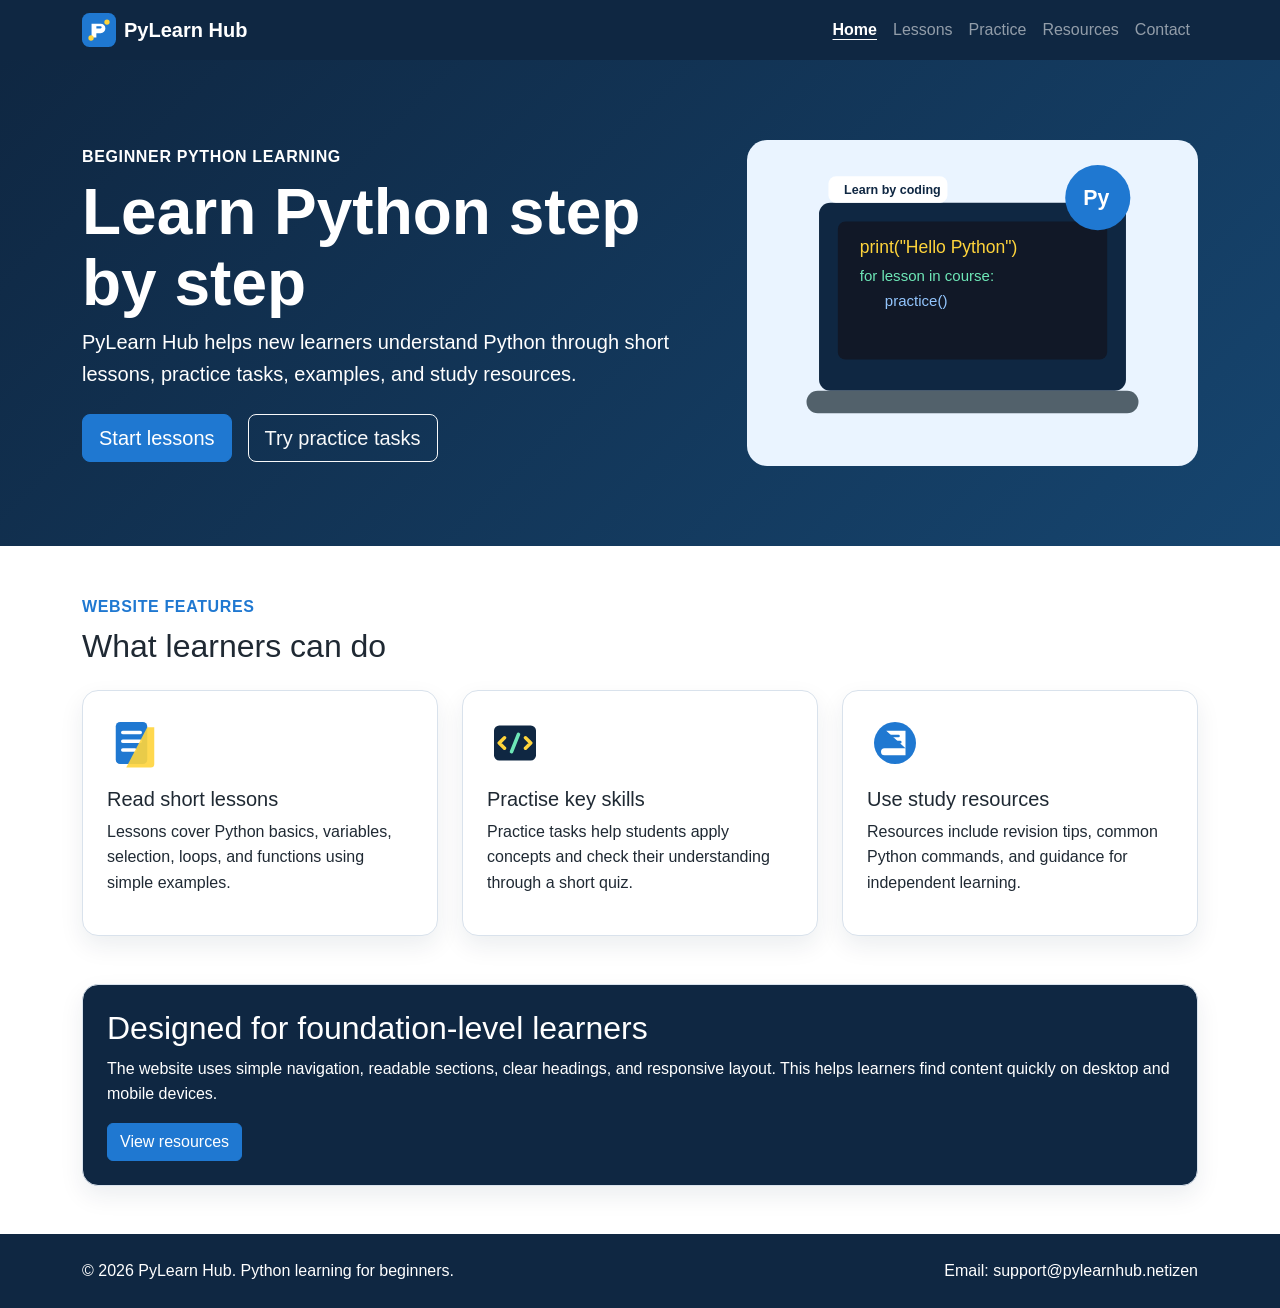
<file: index.html>
<!DOCTYPE html>
<html lang="en">
<head>
    <meta charset="UTF-8">
    <meta name="viewport" content="width=device-width, initial-scale=1.0">
    <meta name="description" content="PyLearn Hub is a static Python learning website for beginner programming learners.">
    <title>Home | PyLearn Hub</title>
    <link href="https://cdn.jsdelivr.net/npm/bootstrap@5.3.3/dist/css/bootstrap.min.css" rel="stylesheet">
    <link rel="stylesheet" href="css/style.css">
</head>
<body>
    <a class="skip-link" href="#main-content">Skip to main content</a>
    <header>
        <nav class="navbar navbar-expand-lg navbar-dark bg-navy" aria-label="Main navigation">
            <div class="container">
                <a class="navbar-brand d-flex align-items-center gap-2" href="index.html">
                    <img src="images/logo.svg" alt="" width="34" height="34">
                    <span>PyLearn Hub</span>
                </a>
                <button class="navbar-toggler" type="button" data-bs-toggle="collapse" data-bs-target="#mainNavbar" aria-controls="mainNavbar" aria-expanded="false" aria-label="Toggle navigation">
                    <span class="navbar-toggler-icon"></span>
                </button>
                <div class="collapse navbar-collapse" id="mainNavbar">
                    <ul class="navbar-nav ms-auto mb-2 mb-lg-0">
                        <li class="nav-item"><a class="nav-link active" aria-current="page" href="index.html">Home</a></li>
<li class="nav-item"><a class="nav-link "  href="lessons.html">Lessons</a></li>
<li class="nav-item"><a class="nav-link "  href="practice.html">Practice</a></li>
<li class="nav-item"><a class="nav-link "  href="resources.html">Resources</a></li>
<li class="nav-item"><a class="nav-link "  href="contact.html">Contact</a></li>
                    </ul>
                </div>
            </div>
        </nav>
    </header>

    <main id="main-content">
        <section class="hero">
            <div class="container">
                <div class="row align-items-center g-4">
                    <div class="col-lg-7">
                        <p class="eyebrow">Beginner Python learning</p>
                        <h1>Learn Python step by step</h1>
                        <p class="lead">PyLearn Hub helps new learners understand Python through short lessons, practice tasks, examples, and study resources.</p>
                        <div class="d-flex flex-column flex-sm-row gap-3 mt-4">
                            <a class="btn btn-primary btn-lg" href="lessons.html">Start lessons</a>
                            <a class="btn btn-outline-light btn-lg" href="practice.html">Try practice tasks</a>
                        </div>
                    </div>
                    <div class="col-lg-5 text-center">
                        <img class="img-fluid hero-image" src="images/python-learning.svg" alt="Illustration of a laptop showing Python code and learning notes">
                    </div>
                </div>
            </div>
        </section>

        <section class="container my-5">
            <div class="section-heading">
                <p class="eyebrow text-blue">Website features</p>
                <h2>What learners can do</h2>
            </div>
            <div class="row g-4">
                <div class="col-md-4">
                    <article class="feature-card h-100">
                        <img src="images/lessons.svg" alt="" width="56" height="56">
                        <h3>Read short lessons</h3>
                        <p>Lessons cover Python basics, variables, selection, loops, and functions using simple examples.</p>
                    </article>
                </div>
                <div class="col-md-4">
                    <article class="feature-card h-100">
                        <img src="images/practice.svg" alt="" width="56" height="56">
                        <h3>Practise key skills</h3>
                        <p>Practice tasks help students apply concepts and check their understanding through a short quiz.</p>
                    </article>
                </div>
                <div class="col-md-4">
                    <article class="feature-card h-100">
                        <img src="images/resources.svg" alt="" width="56" height="56">
                        <h3>Use study resources</h3>
                        <p>Resources include revision tips, common Python commands, and guidance for independent learning.</p>
                    </article>
                </div>
            </div>
        </section>

        <section class="container my-5">
            <div class="callout">
                <h2>Designed for foundation-level learners</h2>
                <p>The website uses simple navigation, readable sections, clear headings, and responsive layout. This helps learners find content quickly on desktop and mobile devices.</p>
                <a class="btn btn-primary" href="resources.html">View resources</a>
            </div>
        </section>
    </main>

    <footer class="footer bg-navy text-white py-4 mt-5">
        <div class="container d-md-flex justify-content-between align-items-center gap-3">
            <p class="mb-2 mb-md-0">&copy; 2026 PyLearn Hub. Python learning for beginners.</p>
            <p class="mb-0">Email: support@pylearnhub.netizen</p>
        </div>
    </footer>

    <script src="https://cdn.jsdelivr.net/npm/bootstrap@5.3.3/dist/js/bootstrap.bundle.min.js"></script>
    <script src="js/script.js"></script>
</body>
</html>
</file>
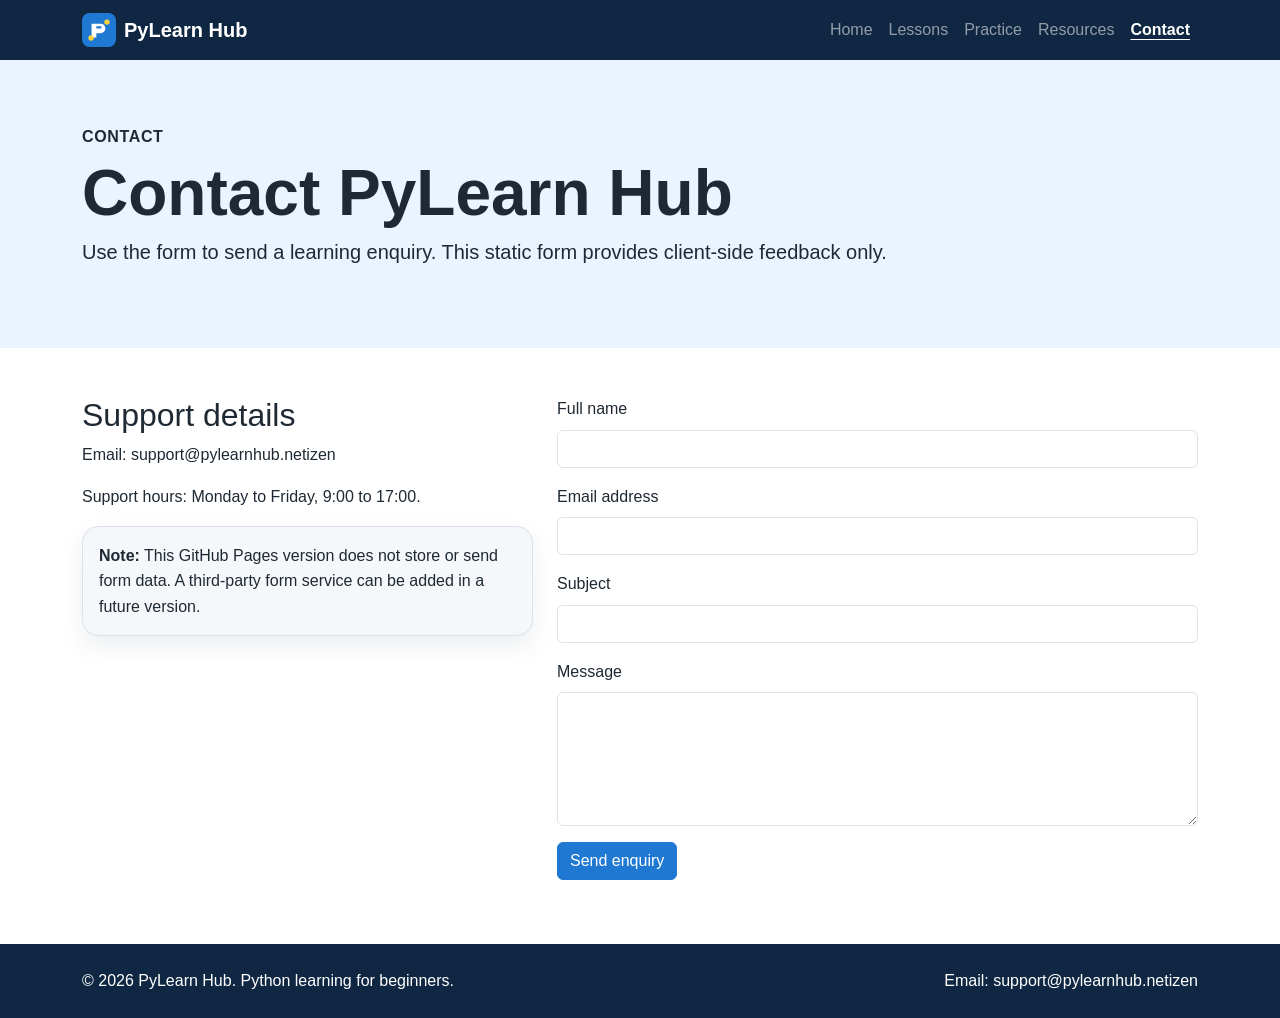
<file: contact.html>
<!DOCTYPE html>
<html lang="en">
<head>
    <meta charset="UTF-8">
    <meta name="viewport" content="width=device-width, initial-scale=1.0">
    <meta name="description" content="PyLearn Hub is a static Python learning website for beginner programming learners.">
    <title>Contact | PyLearn Hub</title>
    <link href="https://cdn.jsdelivr.net/npm/bootstrap@5.3.3/dist/css/bootstrap.min.css" rel="stylesheet">
    <link rel="stylesheet" href="css/style.css">
</head>
<body>
    <a class="skip-link" href="#main-content">Skip to main content</a>
    <header>
        <nav class="navbar navbar-expand-lg navbar-dark bg-navy" aria-label="Main navigation">
            <div class="container">
                <a class="navbar-brand d-flex align-items-center gap-2" href="index.html">
                    <img src="images/logo.svg" alt="" width="34" height="34">
                    <span>PyLearn Hub</span>
                </a>
                <button class="navbar-toggler" type="button" data-bs-toggle="collapse" data-bs-target="#mainNavbar" aria-controls="mainNavbar" aria-expanded="false" aria-label="Toggle navigation">
                    <span class="navbar-toggler-icon"></span>
                </button>
                <div class="collapse navbar-collapse" id="mainNavbar">
                    <ul class="navbar-nav ms-auto mb-2 mb-lg-0">
                        <li class="nav-item"><a class="nav-link "  href="index.html">Home</a></li>
<li class="nav-item"><a class="nav-link "  href="lessons.html">Lessons</a></li>
<li class="nav-item"><a class="nav-link "  href="practice.html">Practice</a></li>
<li class="nav-item"><a class="nav-link "  href="resources.html">Resources</a></li>
<li class="nav-item"><a class="nav-link active" aria-current="page" href="contact.html">Contact</a></li>
                    </ul>
                </div>
            </div>
        </nav>
    </header>

    <main id="main-content">
        <section class="page-header">
            <div class="container">
                <p class="eyebrow">Contact</p>
                <h1>Contact PyLearn Hub</h1>
                <p class="lead">Use the form to send a learning enquiry. This static form provides client-side feedback only.</p>
            </div>
        </section>

        <section class="container my-5">
            <div class="row g-4">
                <div class="col-lg-5">
                    <h2>Support details</h2>
                    <p>Email: support@pylearnhub.netizen</p>
                    <p>Support hours: Monday to Friday, 9:00 to 17:00.</p>
                    <div class="notice">
                        <strong>Note:</strong> This GitHub Pages version does not store or send form data. A third-party form service can be added in a future version.
                    </div>
                </div>
                <div class="col-lg-7">
                    <form id="contactForm" class="needs-validation" novalidate>
                        <div class="mb-3">
                            <label for="name" class="form-label">Full name</label>
                            <input type="text" id="name" name="name" class="form-control" required>
                            <div class="invalid-feedback">Please enter your full name.</div>
                        </div>
                        <div class="mb-3">
                            <label for="email" class="form-label">Email address</label>
                            <input type="email" id="email" name="email" class="form-control" required>
                            <div class="invalid-feedback">Please enter a valid email address.</div>
                        </div>
                        <div class="mb-3">
                            <label for="subject" class="form-label">Subject</label>
                            <input type="text" id="subject" name="subject" class="form-control" required>
                            <div class="invalid-feedback">Please enter a subject.</div>
                        </div>
                        <div class="mb-3">
                            <label for="message" class="form-label">Message</label>
                            <textarea id="message" name="message" class="form-control" rows="5" required></textarea>
                            <div class="invalid-feedback">Please enter your message.</div>
                        </div>
                        <button class="btn btn-primary" type="submit">Send enquiry</button>
                    </form>
                    <p id="formMessage" class="feedback mt-3" role="status"></p>
                </div>
            </div>
        </section>
    </main>

    <footer class="footer bg-navy text-white py-4 mt-5">
        <div class="container d-md-flex justify-content-between align-items-center gap-3">
            <p class="mb-2 mb-md-0">&copy; 2026 PyLearn Hub. Python learning for beginners.</p>
            <p class="mb-0">Email: support@pylearnhub.netizen</p>
        </div>
    </footer>

    <script src="https://cdn.jsdelivr.net/npm/bootstrap@5.3.3/dist/js/bootstrap.bundle.min.js"></script>
    <script src="js/script.js"></script>
</body>
</html>
</file>
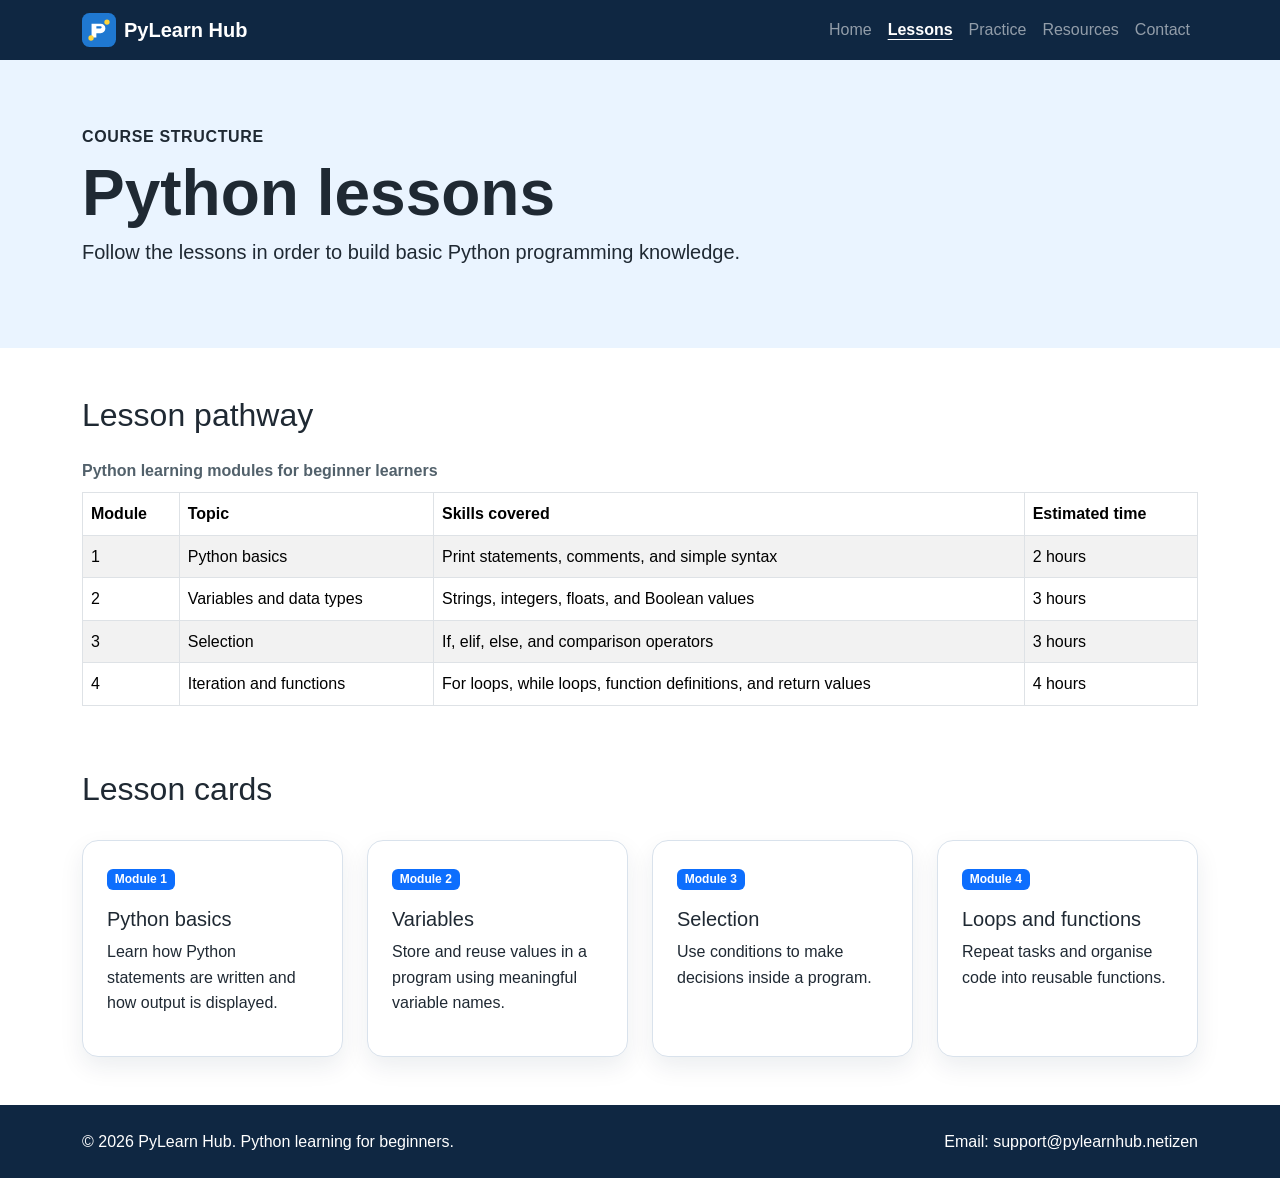
<file: lessons.html>
<!DOCTYPE html>
<html lang="en">
<head>
    <meta charset="UTF-8">
    <meta name="viewport" content="width=device-width, initial-scale=1.0">
    <meta name="description" content="PyLearn Hub is a static Python learning website for beginner programming learners.">
    <title>Lessons | PyLearn Hub</title>
    <link href="https://cdn.jsdelivr.net/npm/bootstrap@5.3.3/dist/css/bootstrap.min.css" rel="stylesheet">
    <link rel="stylesheet" href="css/style.css">
</head>
<body>
    <a class="skip-link" href="#main-content">Skip to main content</a>
    <header>
        <nav class="navbar navbar-expand-lg navbar-dark bg-navy" aria-label="Main navigation">
            <div class="container">
                <a class="navbar-brand d-flex align-items-center gap-2" href="index.html">
                    <img src="images/logo.svg" alt="" width="34" height="34">
                    <span>PyLearn Hub</span>
                </a>
                <button class="navbar-toggler" type="button" data-bs-toggle="collapse" data-bs-target="#mainNavbar" aria-controls="mainNavbar" aria-expanded="false" aria-label="Toggle navigation">
                    <span class="navbar-toggler-icon"></span>
                </button>
                <div class="collapse navbar-collapse" id="mainNavbar">
                    <ul class="navbar-nav ms-auto mb-2 mb-lg-0">
                        <li class="nav-item"><a class="nav-link "  href="index.html">Home</a></li>
<li class="nav-item"><a class="nav-link active" aria-current="page" href="lessons.html">Lessons</a></li>
<li class="nav-item"><a class="nav-link "  href="practice.html">Practice</a></li>
<li class="nav-item"><a class="nav-link "  href="resources.html">Resources</a></li>
<li class="nav-item"><a class="nav-link "  href="contact.html">Contact</a></li>
                    </ul>
                </div>
            </div>
        </nav>
    </header>

    <main id="main-content">
        <section class="page-header">
            <div class="container">
                <p class="eyebrow">Course structure</p>
                <h1>Python lessons</h1>
                <p class="lead">Follow the lessons in order to build basic Python programming knowledge.</p>
            </div>
        </section>

        <section class="container my-5">
            <h2>Lesson pathway</h2>
            <div class="table-responsive mt-3">
                <table class="table table-bordered table-striped align-middle">
                    <caption>Python learning modules for beginner learners</caption>
                    <thead>
                        <tr>
                            <th scope="col">Module</th>
                            <th scope="col">Topic</th>
                            <th scope="col">Skills covered</th>
                            <th scope="col">Estimated time</th>
                        </tr>
                    </thead>
                    <tbody>
                        <tr>
                            <td>1</td>
                            <td>Python basics</td>
                            <td>Print statements, comments, and simple syntax</td>
                            <td>2 hours</td>
                        </tr>
                        <tr>
                            <td>2</td>
                            <td>Variables and data types</td>
                            <td>Strings, integers, floats, and Boolean values</td>
                            <td>3 hours</td>
                        </tr>
                        <tr>
                            <td>3</td>
                            <td>Selection</td>
                            <td>If, elif, else, and comparison operators</td>
                            <td>3 hours</td>
                        </tr>
                        <tr>
                            <td>4</td>
                            <td>Iteration and functions</td>
                            <td>For loops, while loops, function definitions, and return values</td>
                            <td>4 hours</td>
                        </tr>
                    </tbody>
                </table>
            </div>
        </section>

        <section class="container my-5">
            <h2>Lesson cards</h2>
            <div class="row g-4 mt-1">
                <div class="col-md-6 col-lg-3">
                    <article class="lesson-card h-100">
                        <span class="badge text-bg-primary">Module 1</span>
                        <h3>Python basics</h3>
                        <p>Learn how Python statements are written and how output is displayed.</p>
                    </article>
                </div>
                <div class="col-md-6 col-lg-3">
                    <article class="lesson-card h-100">
                        <span class="badge text-bg-primary">Module 2</span>
                        <h3>Variables</h3>
                        <p>Store and reuse values in a program using meaningful variable names.</p>
                    </article>
                </div>
                <div class="col-md-6 col-lg-3">
                    <article class="lesson-card h-100">
                        <span class="badge text-bg-primary">Module 3</span>
                        <h3>Selection</h3>
                        <p>Use conditions to make decisions inside a program.</p>
                    </article>
                </div>
                <div class="col-md-6 col-lg-3">
                    <article class="lesson-card h-100">
                        <span class="badge text-bg-primary">Module 4</span>
                        <h3>Loops and functions</h3>
                        <p>Repeat tasks and organise code into reusable functions.</p>
                    </article>
                </div>
            </div>
        </section>
    </main>

    <footer class="footer bg-navy text-white py-4 mt-5">
        <div class="container d-md-flex justify-content-between align-items-center gap-3">
            <p class="mb-2 mb-md-0">&copy; 2026 PyLearn Hub. Python learning for beginners.</p>
            <p class="mb-0">Email: support@pylearnhub.netizen</p>
        </div>
    </footer>

    <script src="https://cdn.jsdelivr.net/npm/bootstrap@5.3.3/dist/js/bootstrap.bundle.min.js"></script>
    <script src="js/script.js"></script>
</body>
</html>
</file>
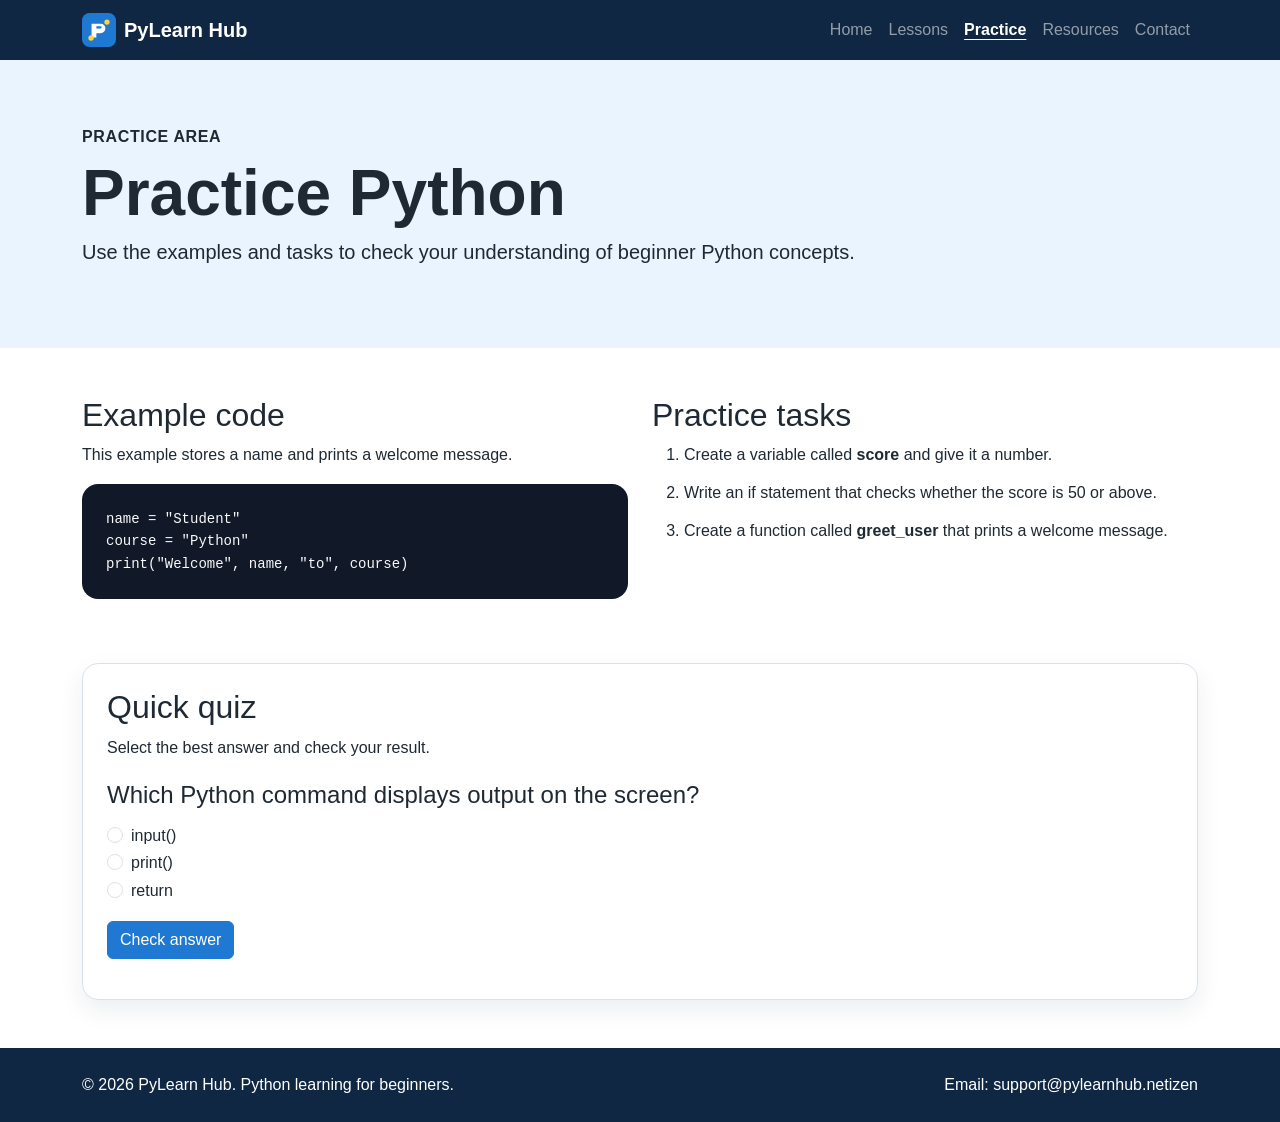
<file: practice.html>
<!DOCTYPE html>
<html lang="en">
<head>
    <meta charset="UTF-8">
    <meta name="viewport" content="width=device-width, initial-scale=1.0">
    <meta name="description" content="PyLearn Hub is a static Python learning website for beginner programming learners.">
    <title>Practice | PyLearn Hub</title>
    <link href="https://cdn.jsdelivr.net/npm/bootstrap@5.3.3/dist/css/bootstrap.min.css" rel="stylesheet">
    <link rel="stylesheet" href="css/style.css">
</head>
<body>
    <a class="skip-link" href="#main-content">Skip to main content</a>
    <header>
        <nav class="navbar navbar-expand-lg navbar-dark bg-navy" aria-label="Main navigation">
            <div class="container">
                <a class="navbar-brand d-flex align-items-center gap-2" href="index.html">
                    <img src="images/logo.svg" alt="" width="34" height="34">
                    <span>PyLearn Hub</span>
                </a>
                <button class="navbar-toggler" type="button" data-bs-toggle="collapse" data-bs-target="#mainNavbar" aria-controls="mainNavbar" aria-expanded="false" aria-label="Toggle navigation">
                    <span class="navbar-toggler-icon"></span>
                </button>
                <div class="collapse navbar-collapse" id="mainNavbar">
                    <ul class="navbar-nav ms-auto mb-2 mb-lg-0">
                        <li class="nav-item"><a class="nav-link "  href="index.html">Home</a></li>
<li class="nav-item"><a class="nav-link "  href="lessons.html">Lessons</a></li>
<li class="nav-item"><a class="nav-link active" aria-current="page" href="practice.html">Practice</a></li>
<li class="nav-item"><a class="nav-link "  href="resources.html">Resources</a></li>
<li class="nav-item"><a class="nav-link "  href="contact.html">Contact</a></li>
                    </ul>
                </div>
            </div>
        </nav>
    </header>

    <main id="main-content">
        <section class="page-header">
            <div class="container">
                <p class="eyebrow">Practice area</p>
                <h1>Practice Python</h1>
                <p class="lead">Use the examples and tasks to check your understanding of beginner Python concepts.</p>
            </div>
        </section>

        <section class="container my-5">
            <div class="row g-4">
                <div class="col-lg-6">
                    <h2>Example code</h2>
                    <p>This example stores a name and prints a welcome message.</p>
                    <pre class="code-box"><code>name = "Student"
course = "Python"
print("Welcome", name, "to", course)</code></pre>
                </div>
                <div class="col-lg-6">
                    <h2>Practice tasks</h2>
                    <ol class="task-list">
                        <li>Create a variable called <strong>score</strong> and give it a number.</li>
                        <li>Write an if statement that checks whether the score is 50 or above.</li>
                        <li>Create a function called <strong>greet_user</strong> that prints a welcome message.</li>
                    </ol>
                </div>
            </div>
        </section>

        <section class="container my-5">
            <div class="quiz-card">
                <h2>Quick quiz</h2>
                <p>Select the best answer and check your result.</p>
                <form id="quizForm">
                    <fieldset>
                        <legend>Which Python command displays output on the screen?</legend>
                        <div class="form-check">
                            <input class="form-check-input" type="radio" name="q1" id="q1a" value="input">
                            <label class="form-check-label" for="q1a">input()</label>
                        </div>
                        <div class="form-check">
                            <input class="form-check-input" type="radio" name="q1" id="q1b" value="print">
                            <label class="form-check-label" for="q1b">print()</label>
                        </div>
                        <div class="form-check">
                            <input class="form-check-input" type="radio" name="q1" id="q1c" value="return">
                            <label class="form-check-label" for="q1c">return</label>
                        </div>
                    </fieldset>
                    <button class="btn btn-primary mt-3" type="submit">Check answer</button>
                </form>
                <p id="quizResult" class="feedback mt-3" role="status"></p>
            </div>
        </section>
    </main>

    <footer class="footer bg-navy text-white py-4 mt-5">
        <div class="container d-md-flex justify-content-between align-items-center gap-3">
            <p class="mb-2 mb-md-0">&copy; 2026 PyLearn Hub. Python learning for beginners.</p>
            <p class="mb-0">Email: support@pylearnhub.netizen</p>
        </div>
    </footer>

    <script src="https://cdn.jsdelivr.net/npm/bootstrap@5.3.3/dist/js/bootstrap.bundle.min.js"></script>
    <script src="js/script.js"></script>
</body>
</html>
</file>
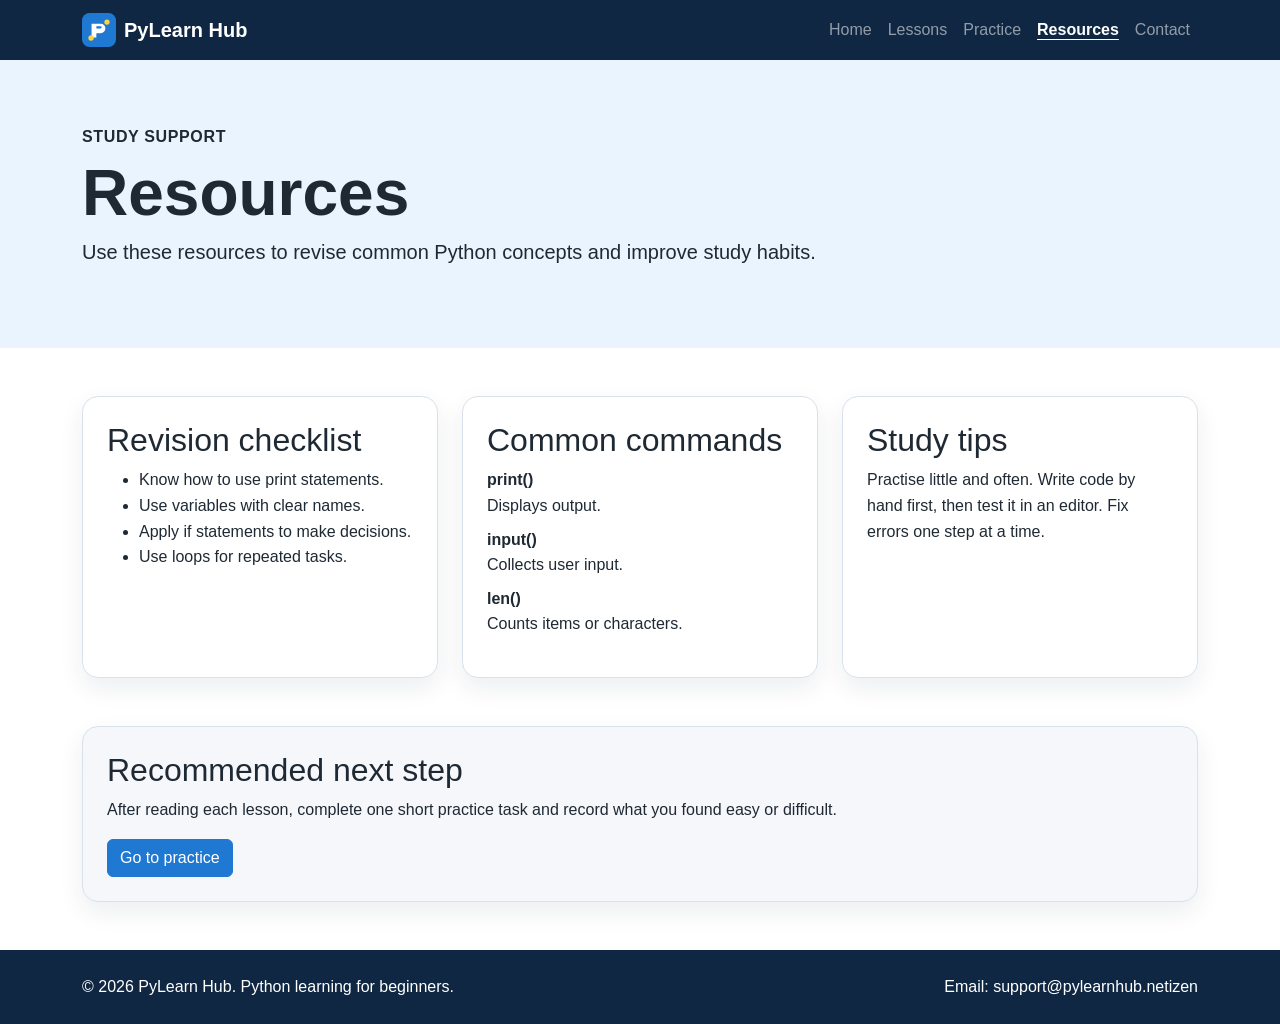
<file: resources.html>
<!DOCTYPE html>
<html lang="en">
<head>
    <meta charset="UTF-8">
    <meta name="viewport" content="width=device-width, initial-scale=1.0">
    <meta name="description" content="PyLearn Hub is a static Python learning website for beginner programming learners.">
    <title>Resources | PyLearn Hub</title>
    <link href="https://cdn.jsdelivr.net/npm/bootstrap@5.3.3/dist/css/bootstrap.min.css" rel="stylesheet">
    <link rel="stylesheet" href="css/style.css">
</head>
<body>
    <a class="skip-link" href="#main-content">Skip to main content</a>
    <header>
        <nav class="navbar navbar-expand-lg navbar-dark bg-navy" aria-label="Main navigation">
            <div class="container">
                <a class="navbar-brand d-flex align-items-center gap-2" href="index.html">
                    <img src="images/logo.svg" alt="" width="34" height="34">
                    <span>PyLearn Hub</span>
                </a>
                <button class="navbar-toggler" type="button" data-bs-toggle="collapse" data-bs-target="#mainNavbar" aria-controls="mainNavbar" aria-expanded="false" aria-label="Toggle navigation">
                    <span class="navbar-toggler-icon"></span>
                </button>
                <div class="collapse navbar-collapse" id="mainNavbar">
                    <ul class="navbar-nav ms-auto mb-2 mb-lg-0">
                        <li class="nav-item"><a class="nav-link "  href="index.html">Home</a></li>
<li class="nav-item"><a class="nav-link "  href="lessons.html">Lessons</a></li>
<li class="nav-item"><a class="nav-link "  href="practice.html">Practice</a></li>
<li class="nav-item"><a class="nav-link active" aria-current="page" href="resources.html">Resources</a></li>
<li class="nav-item"><a class="nav-link "  href="contact.html">Contact</a></li>
                    </ul>
                </div>
            </div>
        </nav>
    </header>

    <main id="main-content">
        <section class="page-header">
            <div class="container">
                <p class="eyebrow">Study support</p>
                <h1>Resources</h1>
                <p class="lead">Use these resources to revise common Python concepts and improve study habits.</p>
            </div>
        </section>

        <section class="container my-5">
            <div class="row g-4">
                <div class="col-md-4">
                    <article class="resource-card h-100">
                        <h2>Revision checklist</h2>
                        <ul>
                            <li>Know how to use print statements.</li>
                            <li>Use variables with clear names.</li>
                            <li>Apply if statements to make decisions.</li>
                            <li>Use loops for repeated tasks.</li>
                        </ul>
                    </article>
                </div>
                <div class="col-md-4">
                    <article class="resource-card h-100">
                        <h2>Common commands</h2>
                        <dl>
                            <dt>print()</dt>
                            <dd>Displays output.</dd>
                            <dt>input()</dt>
                            <dd>Collects user input.</dd>
                            <dt>len()</dt>
                            <dd>Counts items or characters.</dd>
                        </dl>
                    </article>
                </div>
                <div class="col-md-4">
                    <article class="resource-card h-100">
                        <h2>Study tips</h2>
                        <p>Practise little and often. Write code by hand first, then test it in an editor. Fix errors one step at a time.</p>
                    </article>
                </div>
            </div>
        </section>

        <section class="container my-5">
            <div class="callout light">
                <h2>Recommended next step</h2>
                <p>After reading each lesson, complete one short practice task and record what you found easy or difficult.</p>
                <a class="btn btn-primary" href="practice.html">Go to practice</a>
            </div>
        </section>
    </main>

    <footer class="footer bg-navy text-white py-4 mt-5">
        <div class="container d-md-flex justify-content-between align-items-center gap-3">
            <p class="mb-2 mb-md-0">&copy; 2026 PyLearn Hub. Python learning for beginners.</p>
            <p class="mb-0">Email: support@pylearnhub.netizen</p>
        </div>
    </footer>

    <script src="https://cdn.jsdelivr.net/npm/bootstrap@5.3.3/dist/js/bootstrap.bundle.min.js"></script>
    <script src="js/script.js"></script>
</body>
</html>
</file>
<file: css/style.css>
/* PyLearn Hub static website styles */
:root {
    --navy: #0f2742;
    --blue: #1f78d1;
    --light-blue: #eaf4ff;
    --light: #f5f7fb;
    --green: #2f7d32;
    --text: #1f2933;
    --muted: #52616b;
    --white: #ffffff;
}

* {
    box-sizing: border-box;
}

body {
    margin: 0;
    font-family: Arial, Helvetica, sans-serif;
    line-height: 1.6;
    color: var(--text);
    background: var(--white);
}

.skip-link {
    position: absolute;
    left: -999px;
    top: 0;
    background: var(--blue);
    color: var(--white);
    padding: 0.75rem 1rem;
    z-index: 999;
}

.skip-link:focus {
    left: 0;
}

.bg-navy {
    background-color: var(--navy);
}

.navbar-brand {
    font-weight: 700;
}

.nav-link.active {
    font-weight: 700;
    text-decoration: underline;
    text-underline-offset: 0.25rem;
}

.hero {
    background: linear-gradient(135deg, var(--navy), #16456f);
    color: var(--white);
    padding: 5rem 0;
}

.hero h1,
.page-header h1 {
    font-size: clamp(2.25rem, 5vw, 4rem);
    line-height: 1.1;
    font-weight: 800;
}

.hero-image {
    max-height: 360px;
}

.page-header {
    background: var(--light-blue);
    padding: 4rem 0;
}

.eyebrow {
    margin-bottom: 0.5rem;
    font-weight: 700;
    letter-spacing: 0.04em;
    text-transform: uppercase;
}

.text-blue {
    color: var(--blue);
}

.section-heading {
    max-width: 720px;
    margin-bottom: 1.5rem;
}

.feature-card,
.lesson-card,
.resource-card,
.quiz-card,
.callout,
.notice {
    border: 1px solid #d9e2ec;
    border-radius: 1rem;
    background: var(--white);
    box-shadow: 0 10px 24px rgba(15, 39, 66, 0.08);
}

.feature-card,
.lesson-card,
.resource-card,
.quiz-card,
.callout {
    padding: 1.5rem;
}

.feature-card h3,
.lesson-card h3 {
    margin-top: 1rem;
    font-size: 1.25rem;
}

.callout {
    background: var(--navy);
    color: var(--white);
}

.callout.light {
    background: var(--light);
    color: var(--text);
}

.code-box {
    background: #111827;
    color: #f9fafb;
    border-radius: 1rem;
    padding: 1.5rem;
    overflow-x: auto;
}

.task-list li {
    margin-bottom: 0.75rem;
}

.feedback {
    font-weight: 700;
}

.feedback.success {
    color: var(--green);
}

.feedback.error {
    color: #b00020;
}

.notice {
    background: var(--light);
    padding: 1rem;
}

.btn-primary {
    background-color: var(--blue);
    border-color: var(--blue);
}

.btn-primary:hover,
.btn-primary:focus {
    background-color: #155fa7;
    border-color: #155fa7;
}

a:focus,
button:focus,
input:focus,
textarea:focus {
    outline: 3px solid #ffbf47;
    outline-offset: 2px;
}

caption {
    caption-side: top;
    font-weight: 700;
    color: var(--muted);
}

.footer a {
    color: var(--white);
}

@media (max-width: 768px) {
    .hero,
    .page-header {
        padding: 3rem 0;
        text-align: center;
    }

    .hero .d-flex {
        align-items: center;
    }
}
</file>
